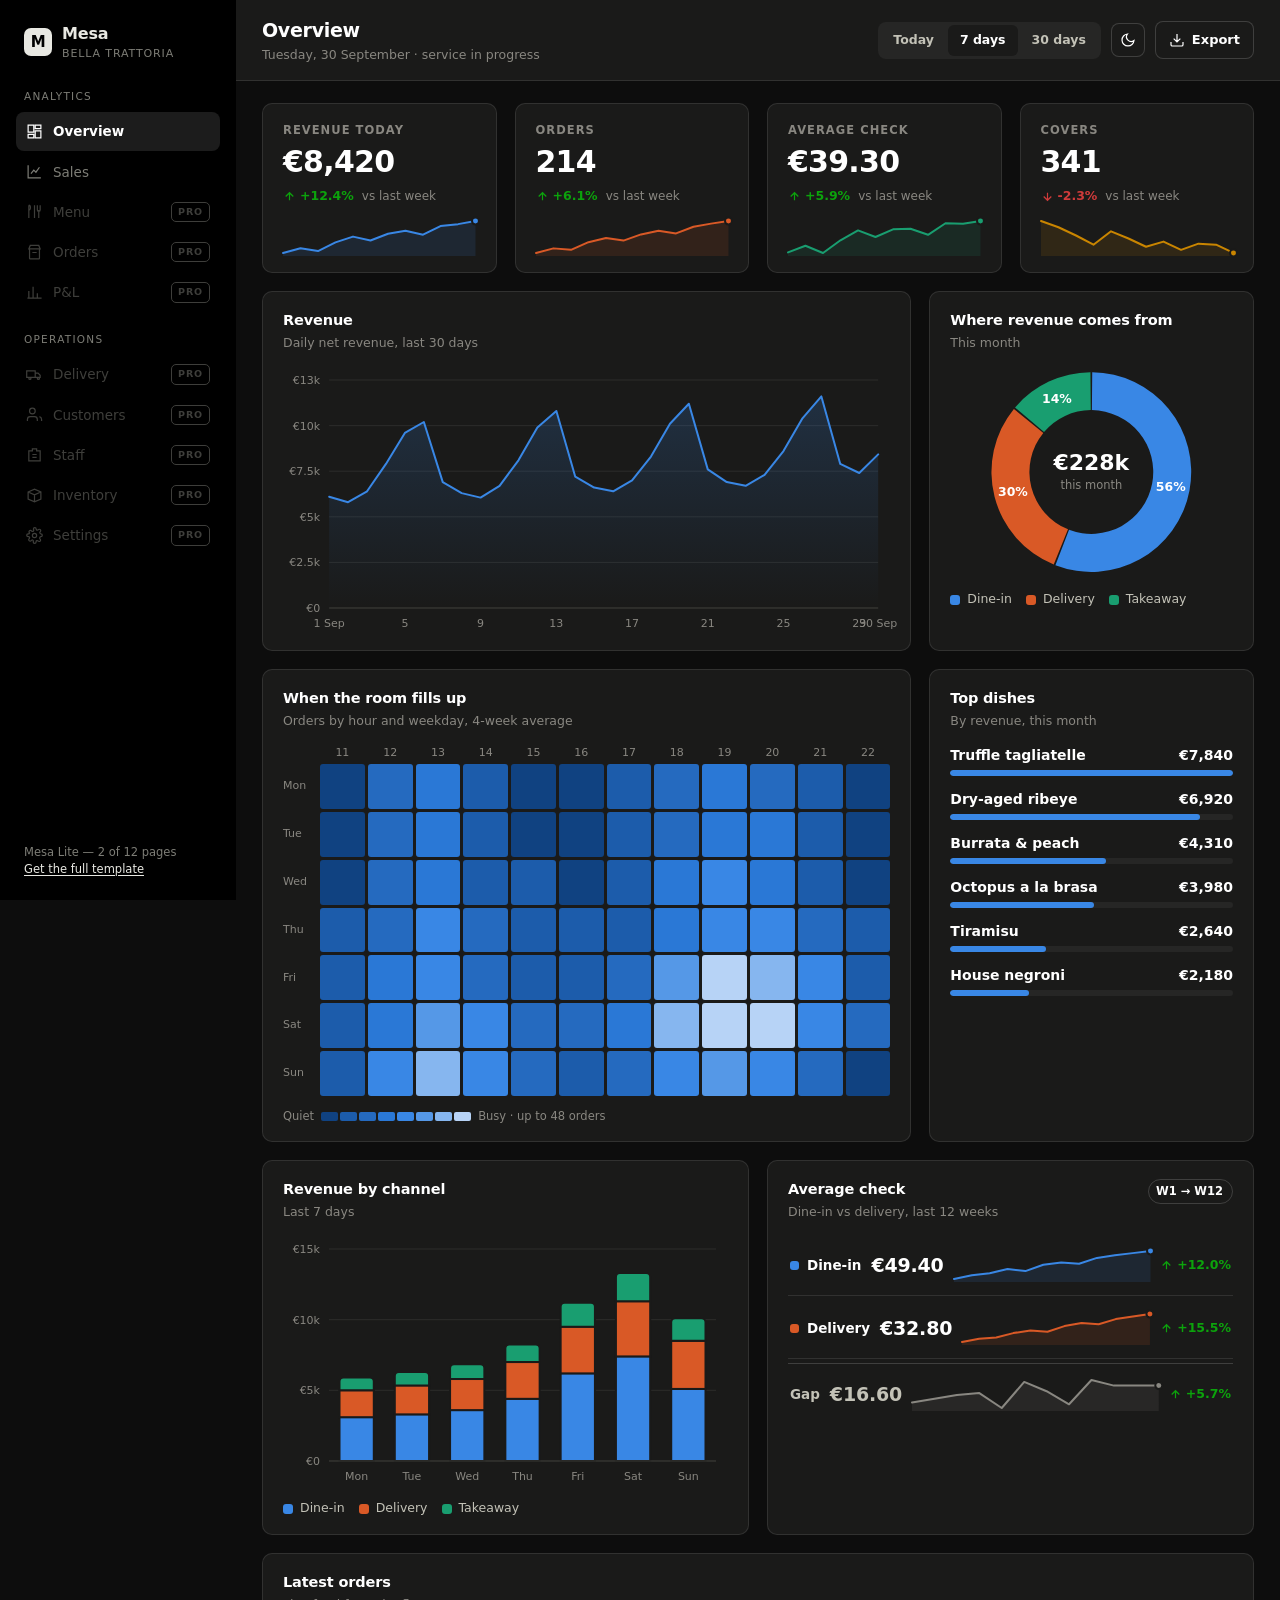
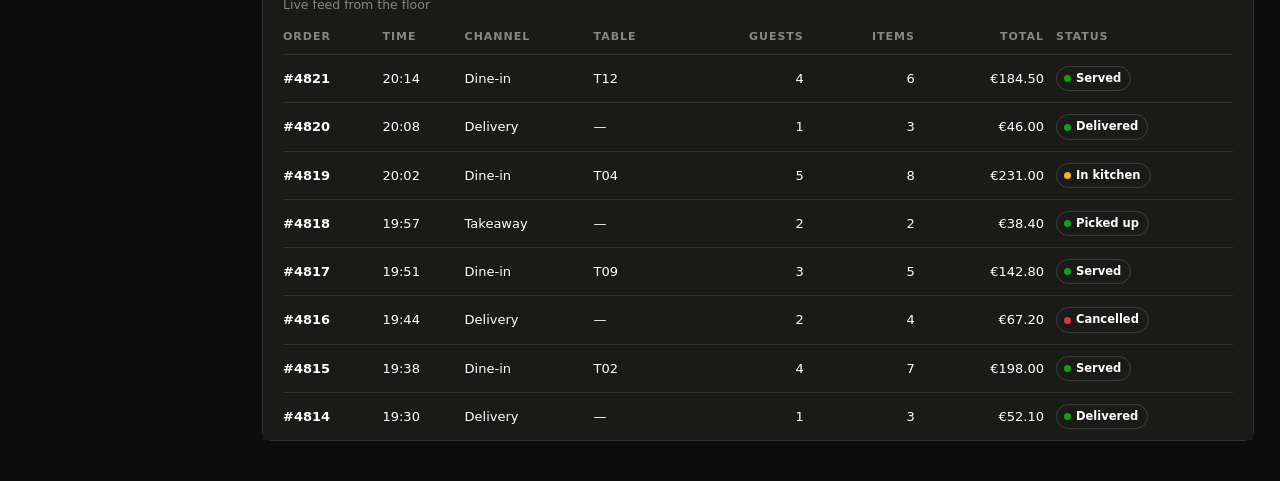
<file: index.html>
<!DOCTYPE html>
<html lang="en" data-theme="dark">
<head>
<meta charset="UTF-8">
<meta name="viewport" content="width=device-width, initial-scale=1">
<title>Overview — Mesa Restaurant Analytics</title>
<meta name="description" content="Mesa — a restaurant analytics dashboard template. Revenue, covers, average check, peak hours and menu performance in one screen.">
<link rel="icon" href="data:image/svg+xml,<svg xmlns='http://www.w3.org/2000/svg' viewBox='0 0 32 32'><rect width='32' height='32' rx='7' fill='%2314140f'/><text x='16' y='23' font-family='sans-serif' font-size='18' font-weight='700' fill='%23fff' text-anchor='middle'>M</text></svg>">
<link rel="stylesheet" href="css/style.css">
</head>
<body>

<div class="shell">

  <!-- ===================== sidebar ===================== -->
  <aside class="sidebar">
    <div class="brand">
      <div class="brand-mark">M</div>
      <div>
        <div class="brand-name">Mesa</div>
        <div class="brand-sub">Bella Trattoria</div>
      </div>
    </div>

    <div>
      <div class="nav-group">
        <div class="nav-label">Analytics</div>
        <nav class="nav">
          <a href="index.html" class="is-active"><svg viewBox="0 0 24 24"><path d="M3 13h8V3H3zM13 21h8V11h-8zM3 21h8v-5H3zM13 8h8V3h-8z"/></svg>Overview</a>
          <a href="sales.html"><svg viewBox="0 0 24 24"><path d="M3 3v18h18M7 15l4-5 3 3 5-7"/></svg>Sales</a>
          <a href="https://payhip.com/b/C8O71" class="is-locked" target="_blank" rel="noopener" title="In the full template"><svg viewBox="0 0 24 24"><path d="M4 3v18M4 3c3 0 3 7 0 7M12 3v18M16 3v7a2 2 0 0 0 4 0V3M18 10v11"/></svg>Menu<span class="nav-pro">Pro</span></a>
          <a href="https://payhip.com/b/C8O71" class="is-locked" target="_blank" rel="noopener" title="In the full template"><svg viewBox="0 0 24 24"><path d="M6 2h12l2 5H4zM5 7v13a1 1 0 0 0 1 1h12a1 1 0 0 0 1-1V7M9 12h6"/></svg>Orders<span class="nav-pro">Pro</span></a>
          <a href="https://payhip.com/b/C8O71" class="is-locked" target="_blank" rel="noopener" title="In the full template"><svg viewBox="0 0 24 24"><path d="M4 20V10M10 20V4M16 20v-7M22 20H2"/></svg>P&amp;L<span class="nav-pro">Pro</span></a>
        </nav>
      </div>
      <div class="nav-group">
        <div class="nav-label">Operations</div>
        <nav class="nav">
          <a href="https://payhip.com/b/C8O71" class="is-locked" target="_blank" rel="noopener" title="In the full template"><svg viewBox="0 0 24 24"><path d="M1 7h12v9H1zM13 10h4l3 3v3h-7zM5.5 19a1.5 1.5 0 1 0 0-3 1.5 1.5 0 0 0 0 3zM17.5 19a1.5 1.5 0 1 0 0-3 1.5 1.5 0 0 0 0 3z"/></svg>Delivery<span class="nav-pro">Pro</span></a>
          <a href="https://payhip.com/b/C8O71" class="is-locked" target="_blank" rel="noopener" title="In the full template"><svg viewBox="0 0 24 24"><path d="M16 21v-2a4 4 0 0 0-4-4H6a4 4 0 0 0-4 4v2M9 11a4 4 0 1 0 0-8 4 4 0 0 0 0 8zM22 21v-2a4 4 0 0 0-3-3.9"/></svg>Customers<span class="nav-pro">Pro</span></a>
          <a href="https://payhip.com/b/C8O71" class="is-locked" target="_blank" rel="noopener" title="In the full template"><svg viewBox="0 0 24 24"><path d="M20 7h-5V4H9v3H4v14h16zM9 12h6M9 16h6"/></svg>Staff<span class="nav-pro">Pro</span></a>
          <a href="https://payhip.com/b/C8O71" class="is-locked" target="_blank" rel="noopener" title="In the full template"><svg viewBox="0 0 24 24"><path d="M3 7l9-4 9 4v10l-9 4-9-4zM3 7l9 4 9-4M12 11v10"/></svg>Inventory<span class="nav-pro">Pro</span></a>
          <a href="https://payhip.com/b/C8O71" class="is-locked" target="_blank" rel="noopener" title="In the full template"><svg viewBox="0 0 24 24"><path d="M12 15a3 3 0 1 0 0-6 3 3 0 0 0 0 6zM19.4 15a1.6 1.6 0 0 0 .3 1.8l.1.1a2 2 0 1 1-2.8 2.8l-.1-.1a1.6 1.6 0 0 0-2.7 1.1V21a2 2 0 1 1-4 0v-.1A1.6 1.6 0 0 0 7.5 19l-.1.1a2 2 0 1 1-2.8-2.8l.1-.1A1.6 1.6 0 0 0 3 13.6a2 2 0 1 1 0-4 1.6 1.6 0 0 0 1.9-1.1l.1-.1a2 2 0 1 1 2.8-2.8l.1.1A1.6 1.6 0 0 0 10.4 3a2 2 0 1 1 4 0 1.6 1.6 0 0 0 2.7 1.1l.1-.1a2 2 0 1 1 2.8 2.8l-.1.1a1.6 1.6 0 0 0 1.1 2.7 2 2 0 1 1 0 4 1.6 1.6 0 0 0-1.6 1.4z"/></svg>Settings<span class="nav-pro">Pro</span></a>
        </nav>
      </div>
    </div>

    <div class="sidebar-foot">Mesa Lite — 2 of 12 pages<br><a href="https://payhip.com/b/C8O71" target="_blank" rel="noopener">Get the full template</a></div>
  </aside>

  <!-- ===================== main ===================== -->
  <div class="main">

    <header class="topbar">
      <button class="btn btn-icon burger" data-nav-toggle aria-label="Menu">
        <svg viewBox="0 0 24 24"><path d="M3 6h18M3 12h18M3 18h18"/></svg>
      </button>
      <div>
        <h1>Overview</h1>
        <div class="sub">Tuesday, 30 September · service in progress</div>
      </div>

      <div class="topbar-actions">
        <div class="filters">
          <div class="seg" role="group" aria-label="Date range">
            <button type="button" aria-pressed="false">Today</button>
            <button type="button" aria-pressed="true">7 days</button>
            <button type="button" aria-pressed="false">30 days</button>
          </div>
        </div>
        <button class="btn btn-icon" data-theme-toggle aria-label="Switch theme">
          <svg viewBox="0 0 24 24"><path d="M21 12.8A9 9 0 1 1 11.2 3a7 7 0 0 0 9.8 9.8z"/></svg>
        </button>
        <button class="btn" data-export>
          <svg viewBox="0 0 24 24"><path d="M21 15v4a2 2 0 0 1-2 2H5a2 2 0 0 1-2-2v-4M7 10l5 5 5-5M12 15V3"/></svg>
          <span class="btn-label">Export</span>
        </button>
      </div>
    </header>

    <main class="content">

      <!-- KPI tiles -->
      <section class="row row-4">
        <div class="card" id="kpi-revenue"></div>
        <div class="card" id="kpi-orders"></div>
        <div class="card" id="kpi-check"></div>
        <div class="card" id="kpi-covers"></div>
      </section>

      <!-- revenue + split -->
      <section class="row row-2-1">
        <div class="card">
          <div class="card-head">
            <div>
              <h2 class="card-title">Revenue</h2>
              <div class="card-sub">Daily net revenue, last 30 days</div>
            </div>
          </div>
          <div id="chart-revenue"></div>
        </div>

        <div class="card">
          <div class="card-head">
            <div>
              <h2 class="card-title">Where revenue comes from</h2>
              <div class="card-sub">This month</div>
            </div>
          </div>
          <div id="chart-split"></div>
          <div id="legend-split"></div>
        </div>
      </section>

      <!-- heatmap + top dishes -->
      <section class="row row-2-1">
        <div class="card">
          <div class="card-head">
            <div>
              <h2 class="card-title">When the room fills up</h2>
              <div class="card-sub">Orders by hour and weekday, 4-week average</div>
            </div>
          </div>
          <div id="chart-heat"></div>
        </div>

        <div class="card">
          <div class="card-head">
            <div>
              <h2 class="card-title">Top dishes</h2>
              <div class="card-sub">By revenue, this month</div>
            </div>
          </div>
          <div id="chart-dishes"></div>
        </div>
      </section>

      <!-- channels + average check -->
      <section class="row row-2">
        <div class="card">
          <div class="card-head">
            <div>
              <h2 class="card-title">Revenue by channel</h2>
              <div class="card-sub">Last 7 days</div>
            </div>
          </div>
          <div id="chart-channels"></div>
          <div id="legend-channels"></div>
        </div>

        <div class="card">
          <div class="card-head">
            <div>
              <h2 class="card-title">Average check</h2>
              <div class="card-sub">Dine-in vs delivery, last 12 weeks</div>
            </div>
            <div class="right" id="check-delta"></div>
          </div>
          <div id="chart-check"></div>
        </div>
      </section>

      <!-- orders -->
      <section class="card">
        <div class="card-head">
          <div>
            <h2 class="card-title">Latest orders</h2>
            <div class="card-sub">Live feed from the floor</div>
          </div>
        </div>
        <div class="table-wrap">
          <table>
            <thead>
              <tr>
                <th>Order</th><th>Time</th><th>Channel</th><th>Table</th>
                <th class="num">Guests</th><th class="num">Items</th><th class="num">Total</th><th>Status</th>
              </tr>
            </thead>
            <tbody id="orders-body"></tbody>
          </table>
        </div>
      </section>

    </main>
  </div>
</div>

<script src="js/data.js"></script>
<script src="js/charts.js"></script>
<script src="js/main.js"></script>
<script>
  const C = DATA.currency;

  UI.kpi('#kpi-revenue', { label: 'Revenue today',  value: UI.money(DATA.kpi.revenue.value),  delta: DATA.kpi.revenue.delta,  spark: DATA.kpi.revenue.spark,  color: '--s1' });
  UI.kpi('#kpi-orders',  { label: 'Orders',         value: DATA.kpi.orders.value,             delta: DATA.kpi.orders.delta,   spark: DATA.kpi.orders.spark,   color: '--s2' });
  UI.kpi('#kpi-check',   { label: 'Average check',  value: UI.money(DATA.kpi.avgCheck.value, 2), delta: DATA.kpi.avgCheck.delta, spark: DATA.kpi.avgCheck.spark, color: '--s3' });
  UI.kpi('#kpi-covers',  { label: 'Covers',         value: DATA.kpi.covers.value,             delta: DATA.kpi.covers.delta,   spark: DATA.kpi.covers.spark,   color: '--s4' });

  Mesa.line('#chart-revenue', {
    labels: DATA.revenue30.labels,
    series: [{ name: 'Revenue', color: '--s1', values: DATA.revenue30.values }],
    currency: C, height: 268
  });

  Mesa.donut('#chart-split', {
    items: DATA.channelSplit, height: 212, currency: C,
    centerLabel: Mesa.fmt(DATA.channelSplit.reduce((a, d) => a + d.value, 0), { currency: C, compact: true }),
    centerSub: 'this month'
  });
  UI.legend('#legend-split', DATA.channelSplit);

  UI.heatmap('#chart-heat', DATA.heat);

  Mesa.ranked('#chart-dishes', { items: DATA.topDishes, currency: C, color: '--s1' });

  Mesa.bars('#chart-channels', {
    labels: DATA.channels.labels, series: DATA.channels.series,
    stacked: true, currency: C, height: 252
  });
  UI.legend('#legend-channels', DATA.channels.series);

  // Two averages at different levels flatten each other on one pair of axes, so this
  // is small multiples instead: every row keeps its own scale and reads on its own.
  (() => {
    const [dine, del] = DATA.avgCheckTrend.series;
    const gap = dine.values.map((v, i) => +(v - del.values[i]).toFixed(2));
    UI.trendRows('#chart-check', {
      currency: C, decimals: 2,
      rows: [
        { name: dine.name, color: dine.color, values: dine.values },
        { name: del.name,  color: del.color,  values: del.values },
        { name: 'Gap', values: gap, derived: true }
      ]
    });
    document.querySelector('#check-delta').innerHTML =
      `<span class="pill">${DATA.avgCheckTrend.labels[0]} → ` +
      `${DATA.avgCheckTrend.labels[DATA.avgCheckTrend.labels.length - 1]}</span>`;
  })();

  UI.ordersTable('#orders-body', DATA.orders);

  // segmented date filter — demo only, swaps the headline range label
  document.querySelectorAll('.seg button').forEach(b => b.addEventListener('click', () => {
    b.parentElement.querySelectorAll('button').forEach(x => x.setAttribute('aria-pressed', 'false'));
    b.setAttribute('aria-pressed', 'true');
  }));
</script>
</body>
</html>
</file>
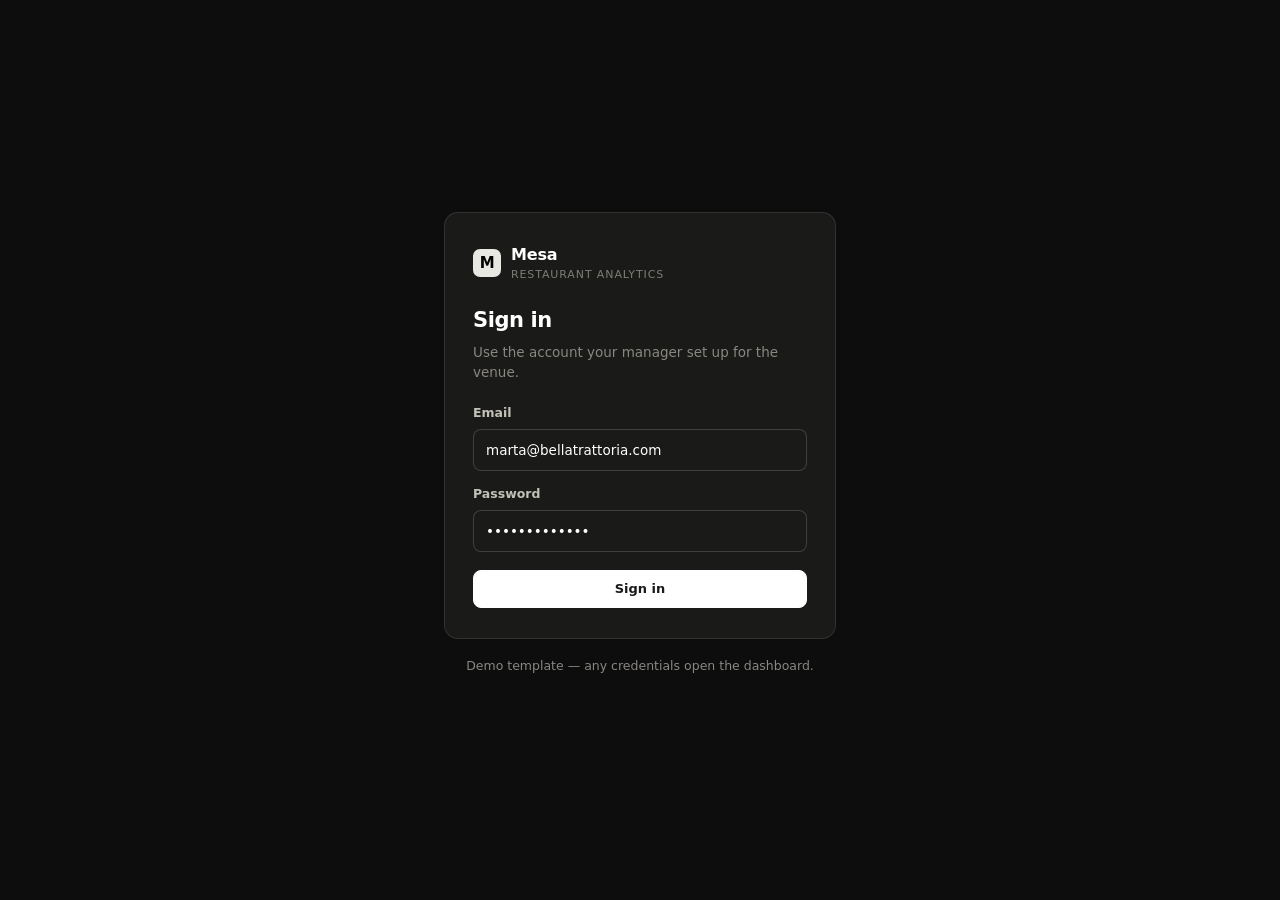
<file: login.html>
<!DOCTYPE html>
<html lang="en" data-theme="dark">
<head>
<meta charset="UTF-8">
<meta name="viewport" content="width=device-width, initial-scale=1">
<title>Sign in — Mesa Restaurant Analytics</title>
<meta name="description" content="Mesa sign-in screen.">
<link rel="icon" href="data:image/svg+xml,<svg xmlns='http://www.w3.org/2000/svg' viewBox='0 0 32 32'><rect width='32' height='32' rx='7' fill='%2314140f'/><text x='16' y='23' font-family='sans-serif' font-size='18' font-weight='700' fill='%23fff' text-anchor='middle'>M</text></svg>">
<link rel="stylesheet" href="css/style.css">
</head>
<body>

<div class="center-page">
  <div>
    <div class="center-card">
      <div class="brand">
        <div class="brand-mark">M</div>
        <div>
          <div class="brand-name">Mesa</div>
          <div class="brand-sub">Restaurant analytics</div>
        </div>
      </div>

      <h1>Sign in</h1>
      <p class="lead">Use the account your manager set up for the venue.</p>

      <form class="form" onsubmit="event.preventDefault(); location.href='index.html';">
        <label class="field"><span>Email</span>
          <input type="email" value="marta@bellatrattoria.com" autocomplete="username" required>
        </label>
        <label class="field"><span>Password</span>
          <input type="password" value="demo-password" autocomplete="current-password" required>
        </label>
        <button type="submit" class="btn btn-primary">Sign in</button>
      </form>
    </div>
    <p class="center-foot">Demo template — any credentials open the dashboard.</p>
  </div>
</div>

<script src="js/main.js"></script>
</body>
</html>
</file>
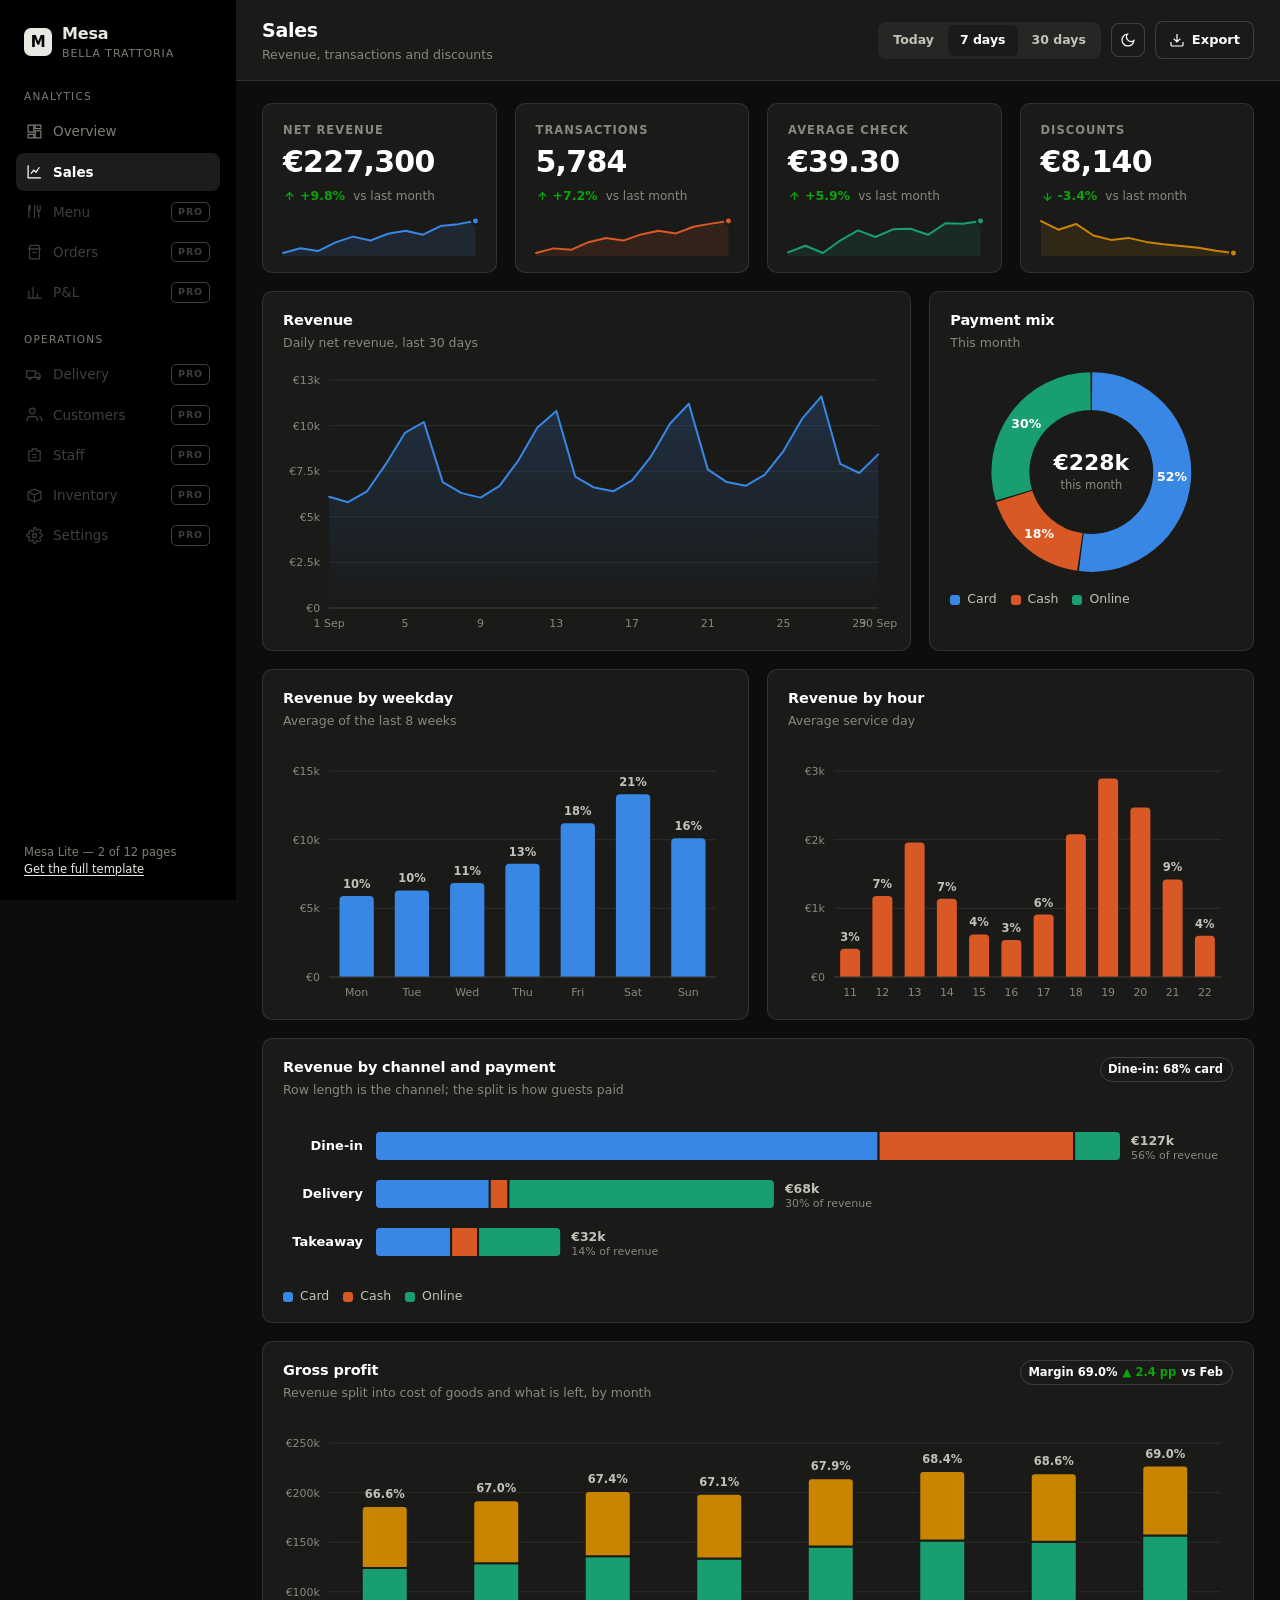
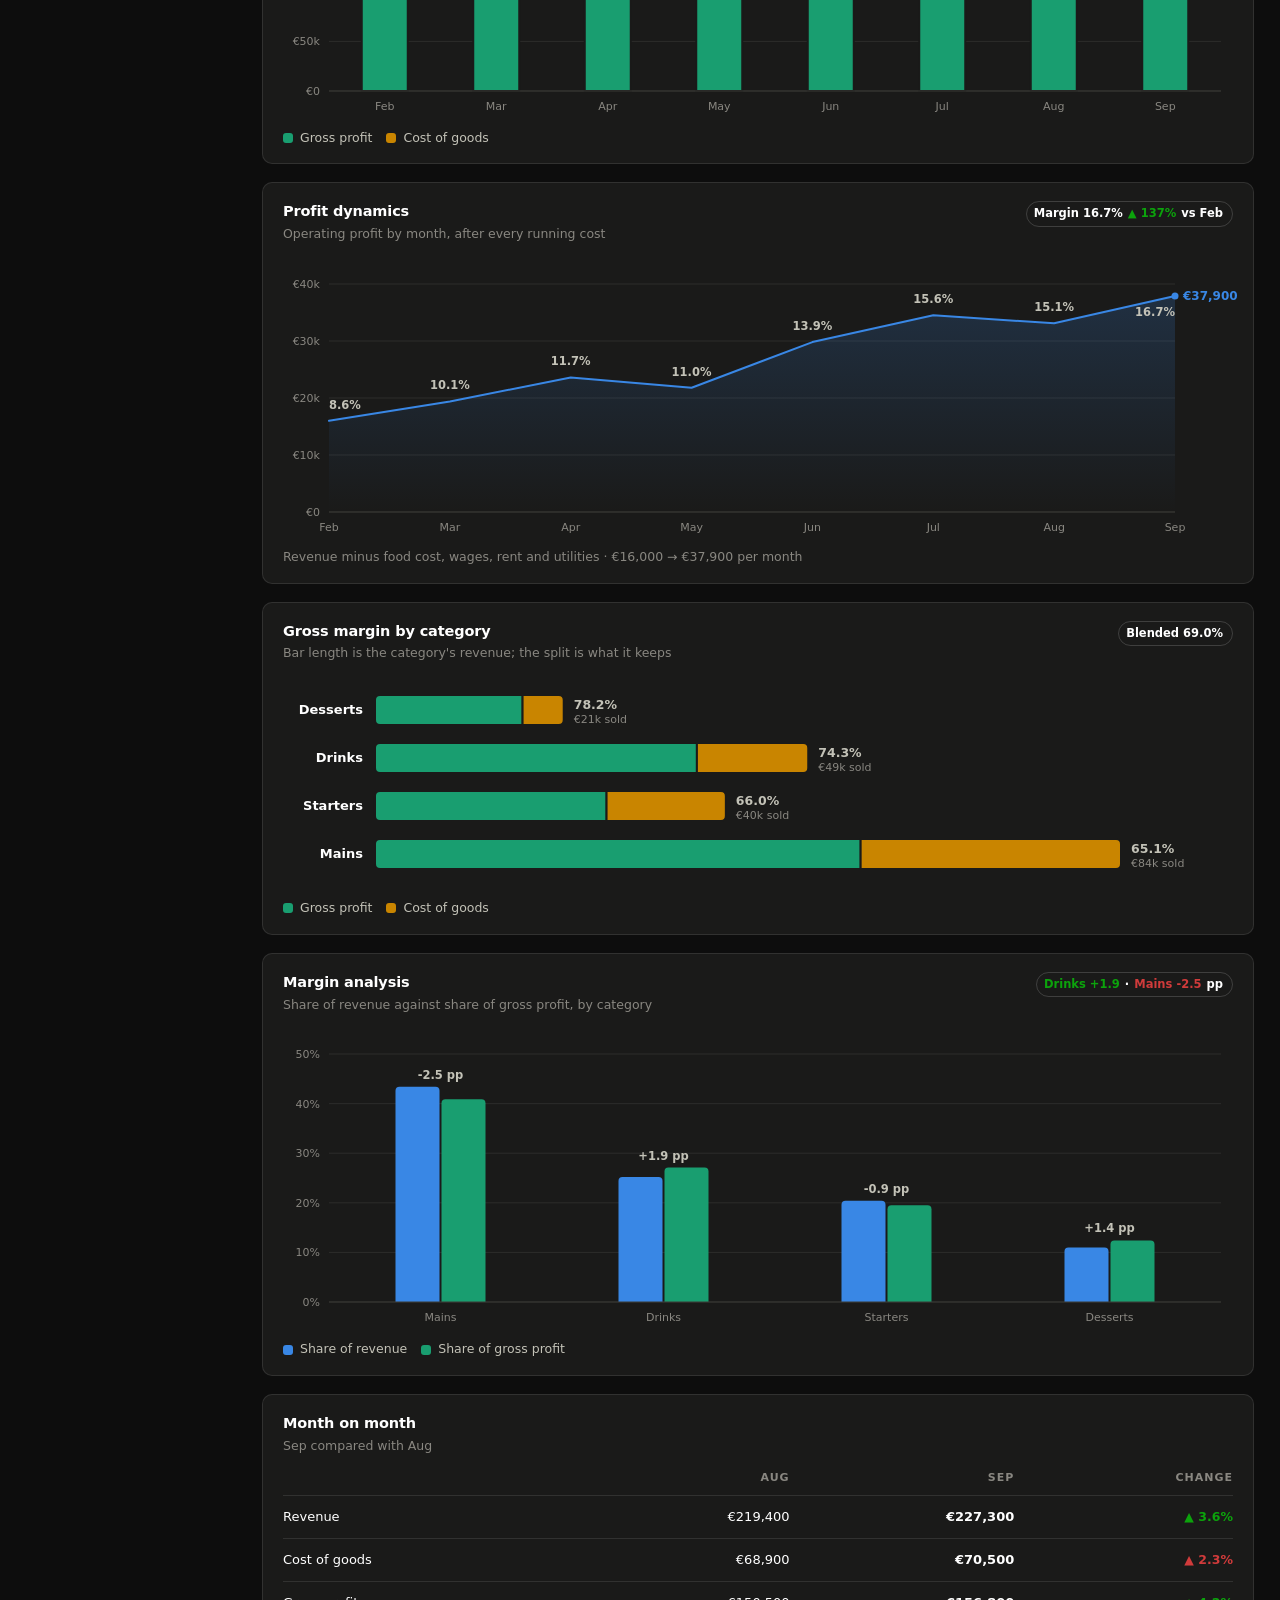
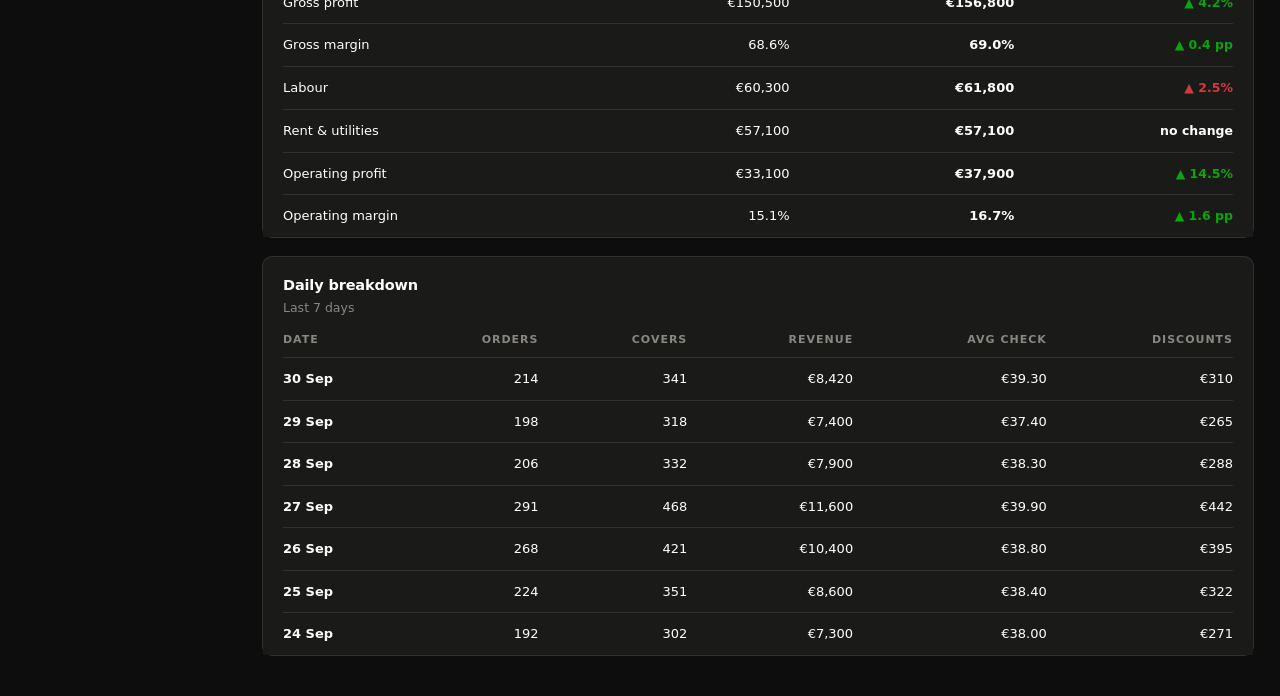
<file: sales.html>
<!DOCTYPE html>
<html lang="en" data-theme="dark">
<head>
<meta charset="UTF-8">
<meta name="viewport" content="width=device-width, initial-scale=1">
<title>Sales — Mesa Restaurant Analytics</title>
<meta name="description" content="Mesa sales dashboard — revenue by day, weekday and hour, payment mix and daily breakdown.">
<link rel="icon" href="data:image/svg+xml,<svg xmlns='http://www.w3.org/2000/svg' viewBox='0 0 32 32'><rect width='32' height='32' rx='7' fill='%2314140f'/><text x='16' y='23' font-family='sans-serif' font-size='18' font-weight='700' fill='%23fff' text-anchor='middle'>M</text></svg>">
<link rel="stylesheet" href="css/style.css">
</head>
<body>

<div class="shell">
  <aside class="sidebar">
    <div class="brand">
      <div class="brand-mark">M</div>
      <div>
        <div class="brand-name">Mesa</div>
        <div class="brand-sub">Bella Trattoria</div>
      </div>
    </div>
    <div>
      <div class="nav-group">
        <div class="nav-label">Analytics</div>
        <nav class="nav">
          <a href="index.html"><svg viewBox="0 0 24 24"><path d="M3 13h8V3H3zM13 21h8V11h-8zM3 21h8v-5H3zM13 8h8V3h-8z"/></svg>Overview</a>
          <a href="sales.html" class="is-active"><svg viewBox="0 0 24 24"><path d="M3 3v18h18M7 15l4-5 3 3 5-7"/></svg>Sales</a>
          <a href="https://payhip.com/b/C8O71" class="is-locked" target="_blank" rel="noopener" title="In the full template"><svg viewBox="0 0 24 24"><path d="M4 3v18M4 3c3 0 3 7 0 7M12 3v18M16 3v7a2 2 0 0 0 4 0V3M18 10v11"/></svg>Menu<span class="nav-pro">Pro</span></a>
          <a href="https://payhip.com/b/C8O71" class="is-locked" target="_blank" rel="noopener" title="In the full template"><svg viewBox="0 0 24 24"><path d="M6 2h12l2 5H4zM5 7v13a1 1 0 0 0 1 1h12a1 1 0 0 0 1-1V7M9 12h6"/></svg>Orders<span class="nav-pro">Pro</span></a>
          <a href="https://payhip.com/b/C8O71" class="is-locked" target="_blank" rel="noopener" title="In the full template"><svg viewBox="0 0 24 24"><path d="M4 20V10M10 20V4M16 20v-7M22 20H2"/></svg>P&amp;L<span class="nav-pro">Pro</span></a>
        </nav>
      </div>
      <div class="nav-group">
        <div class="nav-label">Operations</div>
        <nav class="nav">
          <a href="https://payhip.com/b/C8O71" class="is-locked" target="_blank" rel="noopener" title="In the full template"><svg viewBox="0 0 24 24"><path d="M1 7h12v9H1zM13 10h4l3 3v3h-7zM5.5 19a1.5 1.5 0 1 0 0-3 1.5 1.5 0 0 0 0 3zM17.5 19a1.5 1.5 0 1 0 0-3 1.5 1.5 0 0 0 0 3z"/></svg>Delivery<span class="nav-pro">Pro</span></a>
          <a href="https://payhip.com/b/C8O71" class="is-locked" target="_blank" rel="noopener" title="In the full template"><svg viewBox="0 0 24 24"><path d="M16 21v-2a4 4 0 0 0-4-4H6a4 4 0 0 0-4 4v2M9 11a4 4 0 1 0 0-8 4 4 0 0 0 0 8zM22 21v-2a4 4 0 0 0-3-3.9"/></svg>Customers<span class="nav-pro">Pro</span></a>
          <a href="https://payhip.com/b/C8O71" class="is-locked" target="_blank" rel="noopener" title="In the full template"><svg viewBox="0 0 24 24"><path d="M20 7h-5V4H9v3H4v14h16zM9 12h6M9 16h6"/></svg>Staff<span class="nav-pro">Pro</span></a>
          <a href="https://payhip.com/b/C8O71" class="is-locked" target="_blank" rel="noopener" title="In the full template"><svg viewBox="0 0 24 24"><path d="M3 7l9-4 9 4v10l-9 4-9-4zM3 7l9 4 9-4M12 11v10"/></svg>Inventory<span class="nav-pro">Pro</span></a>
          <a href="https://payhip.com/b/C8O71" class="is-locked" target="_blank" rel="noopener" title="In the full template"><svg viewBox="0 0 24 24"><path d="M12 15a3 3 0 1 0 0-6 3 3 0 0 0 0 6zM19.4 15a1.6 1.6 0 0 0 .3 1.8l.1.1a2 2 0 1 1-2.8 2.8l-.1-.1a1.6 1.6 0 0 0-2.7 1.1V21a2 2 0 1 1-4 0v-.1A1.6 1.6 0 0 0 7.5 19l-.1.1a2 2 0 1 1-2.8-2.8l.1-.1A1.6 1.6 0 0 0 3 13.6a2 2 0 1 1 0-4 1.6 1.6 0 0 0 1.9-1.1l.1-.1a2 2 0 1 1 2.8-2.8l.1.1A1.6 1.6 0 0 0 10.4 3a2 2 0 1 1 4 0 1.6 1.6 0 0 0 2.7 1.1l.1-.1a2 2 0 1 1 2.8 2.8l-.1.1a1.6 1.6 0 0 0 1.1 2.7 2 2 0 1 1 0 4 1.6 1.6 0 0 0-1.6 1.4z"/></svg>Settings<span class="nav-pro">Pro</span></a>
        </nav>
      </div>
    </div>
    <div class="sidebar-foot">Mesa Lite — 2 of 12 pages<br><a href="https://payhip.com/b/C8O71" target="_blank" rel="noopener">Get the full template</a></div>
  </aside>

  <div class="main">
    <header class="topbar">
      <button class="btn btn-icon burger" data-nav-toggle aria-label="Menu">
        <svg viewBox="0 0 24 24"><path d="M3 6h18M3 12h18M3 18h18"/></svg>
      </button>
      <div>
        <h1>Sales</h1>
        <div class="sub">Revenue, transactions and discounts</div>
      </div>
      <div class="topbar-actions">
        <div class="filters">
          <div class="seg" role="group" aria-label="Date range">
            <button type="button" aria-pressed="false">Today</button>
            <button type="button" aria-pressed="true">7 days</button>
            <button type="button" aria-pressed="false">30 days</button>
          </div>
        </div>
        <button class="btn btn-icon" data-theme-toggle aria-label="Switch theme">
          <svg viewBox="0 0 24 24"><path d="M21 12.8A9 9 0 1 1 11.2 3a7 7 0 0 0 9.8 9.8z"/></svg>
        </button>
        <button class="btn" data-export>
          <svg viewBox="0 0 24 24"><path d="M21 15v4a2 2 0 0 1-2 2H5a2 2 0 0 1-2-2v-4M7 10l5 5 5-5M12 15V3"/></svg>
          <span class="btn-label">Export</span>
        </button>
      </div>
    </header>

    <main class="content">
<section class="row row-4">
  <div class="card" id="kpi-net"></div>
  <div class="card" id="kpi-tx"></div>
  <div class="card" id="kpi-avg"></div>
  <div class="card" id="kpi-disc"></div>
</section>

<section class="row row-2-1">
  <div class="card">
  <div class="card-head"><div><h2 class="card-title">Revenue</h2><div class="card-sub">Daily net revenue, last 30 days</div></div></div>
  <div id="c-rev"></div>
</div>
  <div class="card">
  <div class="card-head"><div><h2 class="card-title">Payment mix</h2><div class="card-sub">This month</div></div></div>
  <div id="c-pay"></div><div id="l-pay"></div>
</div>
</section>

<section class="row row-2">
  <div class="card">
  <div class="card-head"><div><h2 class="card-title">Revenue by weekday</h2><div class="card-sub">Average of the last 8 weeks</div></div></div>
  <div id="c-wd"></div>
</div>
  <div class="card">
  <div class="card-head"><div><h2 class="card-title">Revenue by hour</h2><div class="card-sub">Average service day</div></div></div>
  <div id="c-hr"></div>
</div>
</section>

<section class="card">
  <div class="card-head">
    <div>
      <h2 class="card-title">Revenue by channel and payment</h2>
      <div class="card-sub">Row length is the channel; the split is how guests paid</div>
    </div>
    <div class="right" id="cp-pill"></div>
  </div>
  <div id="c-cp"></div>
  <div id="l-cp"></div>
</section>

<section class="card">
  <div class="card-head">
    <div>
      <h2 class="card-title">Gross profit</h2>
      <div class="card-sub">Revenue split into cost of goods and what is left, by month</div>
    </div>
    <div class="right" id="gp-pill"></div>
  </div>
  <div id="c-gp"></div>
  <div id="l-gp"></div>
</section>

<section class="card">
  <div class="card-head">
    <div>
      <h2 class="card-title">Profit dynamics</h2>
      <div class="card-sub">Operating profit by month, after every running cost</div>
    </div>
    <div class="right" id="pd-pill"></div>
  </div>
  <div id="c-pd"></div>
  <div id="l-pd"></div>
</section>

<section class="card">
  <div class="card-head">
    <div>
      <h2 class="card-title">Gross margin by category</h2>
      <div class="card-sub">Bar length is the category's revenue; the split is what it keeps</div>
    </div>
    <div class="right" id="cm-pill"></div>
  </div>
  <div id="c-cm"></div>
  <div id="l-cm"></div>
</section>

<section class="card">
  <div class="card-head">
    <div>
      <h2 class="card-title">Margin analysis</h2>
      <div class="card-sub">Share of revenue against share of gross profit, by category</div>
    </div>
    <div class="right" id="ma-pill"></div>
  </div>
  <div id="c-ma"></div>
  <div id="l-ma"></div>
</section>

<section class="card">
  <div class="card-head">
    <div>
      <h2 class="card-title">Month on month</h2>
      <div class="card-sub" id="mom-sub"></div>
    </div>
  </div>
  <div class="table-wrap">
    <table>
      <thead><tr>
        <th></th>
        <th class="num" id="mom-prev"></th>
        <th class="num" id="mom-last"></th>
        <th class="num">Change</th>
      </tr></thead>
      <tbody id="mom-body"></tbody>
    </table>
  </div>
</section>

<section class="card">
  <div class="card-head"><div><h2 class="card-title">Daily breakdown</h2><div class="card-sub">Last 7 days</div></div></div>
  <div class="table-wrap">
    <table>
      <thead><tr><th>Date</th><th class="num">Orders</th><th class="num">Covers</th><th class="num">Revenue</th><th class="num">Avg check</th><th class="num">Discounts</th></tr></thead>
      <tbody id="sales-body"></tbody>
    </table>
  </div>
</section>
    </main>
  </div>
</div>

<script src="js/data.js"></script>
<script src="js/charts.js"></script>
<script src="js/main.js"></script>
<script>
const C = DATA.currency;
UI.kpi('#kpi-net',  { label: 'Net revenue',  value: UI.money(227300), delta: +9.8, spark: DATA.kpi.revenue.spark, color: '--s1', note: 'vs last month' });
UI.kpi('#kpi-tx',   { label: 'Transactions', value: '5,784',          delta: +7.2, spark: DATA.kpi.orders.spark,  color: '--s2', note: 'vs last month' });
UI.kpi('#kpi-avg',  { label: 'Average check',value: UI.money(39.3, 2),delta: +5.9, spark: DATA.kpi.avgCheck.spark,color: '--s3', note: 'vs last month' });
UI.kpi('#kpi-disc', { label: 'Discounts',    value: UI.money(8140),   delta: -3.4, spark: [420,390,410,370,355,362,348,340,334,328,318,310], color: '--s4', invert: true, note: 'vs last month' });

Mesa.line('#c-rev', { labels: DATA.revenue30.labels, series: [{ name: 'Revenue', color: '--s1', values: DATA.revenue30.values }], currency: C, height: 268 });

Mesa.donut('#c-pay', { items: DATA.payments, height: 212, currency: C,
  centerLabel: Mesa.fmt(DATA.payments.reduce((a,d)=>a+d.value,0), { currency: C, compact: true }), centerSub: 'this month' });
UI.legend('#l-pay', DATA.payments);

Mesa.bars('#c-wd', { labels: DATA.byWeekday.labels, series: [{ name: 'Revenue', color: '--s1', values: DATA.byWeekday.values }], currency: C, height: 258, showPercent: true });
Mesa.bars('#c-hr', { labels: DATA.byHour.labels,   series: [{ name: 'Revenue', color: '--s2', values: DATA.byHour.values }],   currency: C, height: 258, showPercent: true });

/* Two dimensions at once: how much each channel brings, and how it gets paid.
   Two separate donuts would show the totals but never the combination — that
   delivery is paid online while the room still pays cash. */
(() => {
  const cp = DATA.channelPayments;
  const totals = cp.labels.map((_, i) => cp.series.reduce((a, s) => a + s.values[i], 0));
  const grand = totals.reduce((a, b) => a + b, 0);
  Mesa.barsH('#c-cp', {
    labels: cp.labels, series: cp.series, currency: C, rowH: 30, gap: 18,
    rowLabels: totals.map(v => Mesa.fmt(v, { currency: C, compact: true })),
    rowNote: totals.map(v => Math.round(v / grand * 100) + '% of revenue')
  });
  UI.legend('#l-cp', cp.series);
  /* the single most lopsided cell — the line an owner would actually act on */
  let best = { share: 0 };
  cp.labels.forEach((lab, i) => cp.series.forEach(s => {
    const share = s.values[i] / totals[i];
    if (share > best.share) best = { share, lab, pay: s.name };
  }));
  document.querySelector('#cp-pill').innerHTML =
    `<span class="pill">${best.lab}: ${Math.round(best.share * 100)}% ${best.pay.toLowerCase()}</span>`;
})();

/* Gross profit sits at the bottom of the stack so its trend reads against the
   baseline; the cost of goods rides on top and the bar total stays = revenue.
   The margin is printed over each bar — the number an owner actually watches. */
(() => {
  const g = DATA.grossProfit;
  const profit = g.revenue.map((r, i) => r - g.cost[i]);
  const margin = profit.map((p, i) => (p / g.revenue[i]) * 100);
  const series = [
    { name: 'Gross profit',  color: '--s3', values: profit },
    { name: 'Cost of goods', color: '--s4', values: g.cost }
  ];
  Mesa.bars('#c-gp', {
    labels: g.labels, series, stacked: true, currency: C, height: 300,
    topLabels: margin.map(m => m.toFixed(1) + '%')
  });
  UI.legend('#l-gp', series);
  const now = margin[margin.length - 1], was = margin[0], d = now - was;
  document.querySelector('#gp-pill').innerHTML =
    `<span class="pill">Margin ${now.toFixed(1)}% ` +
    `<b class="${d >= 0 ? 'up' : 'down'}">${d >= 0 ? '▲' : '▼'} ${Math.abs(d).toFixed(1)} pp</b> vs ${g.labels[0]}</span>`;
})();

/* The bars above show the split; this shows what finally stays in the business.
   One series, measured from zero — for a profit figure the zero line is the
   whole point, and a single scale keeps the climb honest and legible. */
(() => {
  const g = DATA.grossProfit;
  const op = g.revenue.map((r, i) => r - g.cost[i] - g.labour[i] - g.overhead[i]);
  const opMargin = op.map((p, i) => ((p / g.revenue[i]) * 100).toFixed(1) + '%');
  Mesa.line('#c-pd', {
    labels: g.labels, height: 280, currency: C, endLabels: true,
    pointLabels: opMargin,                 // what share of revenue each month kept
    series: [{ name: 'Operating profit', color: '--s1', values: op }]
  });
  const now = op[op.length - 1], was = op[0];
  const marginNow = (now / g.revenue[g.revenue.length - 1]) * 100;
  const growth = ((now - was) / was) * 100;
  document.querySelector('#pd-pill').innerHTML =
    `<span class="pill">Margin ${marginNow.toFixed(1)}% ` +
    `<b class="${growth >= 0 ? 'up' : 'down'}">${growth >= 0 ? '▲' : '▼'} ` +
    `${Math.abs(growth).toFixed(0)}%</b> vs ${g.labels[0]}</span>`;
  document.querySelector('#l-pd').innerHTML =
    `<div class="card-sub" style="margin-top:10px">Revenue minus food cost, wages, rent and utilities · ` +
    `${Mesa.fmt(was, { currency: C })} → ${Mesa.fmt(now, { currency: C })} per month</div>`;
})();

/* Gross margin by category. A margin on its own hides the size of the category —
   desserts keep the biggest share of every euro but bring in the fewest euros.
   Bar length carries the revenue, the split carries the margin, so both read at once. */
(() => {
  const cats = [...DATA.menuCategories].sort((a, b) => b.margin - a.margin);
  const profit = cats.map(c => Math.round(c.value * c.margin / 100));
  const cost = cats.map((c, i) => c.value - profit[i]);
  const series = [
    { name: 'Gross profit',  color: '--s3', values: profit },
    { name: 'Cost of goods', color: '--s4', values: cost }
  ];
  Mesa.barsH('#c-cm', {
    labels: cats.map(c => c.name), series, currency: C, rowH: 30, gap: 18,
    rowLabels: cats.map(c => c.margin.toFixed(1) + '%'),
    rowNote: cats.map(c => Mesa.fmt(c.value, { currency: C, compact: true }) + ' sold')
  });
  UI.legend('#l-cm', series);
  const totalRev = cats.reduce((a, c) => a + c.value, 0);
  const totalProfit = profit.reduce((a, v) => a + v, 0);
  document.querySelector('#cm-pill').innerHTML =
    `<span class="pill">Blended ${((totalProfit / totalRev) * 100).toFixed(1)}%</span>`;
})();

/* Margin analysis. A category can be large and still a poor earner, so the two
   shares are put side by side: how much of the revenue it brings against how much
   of the profit it leaves. The gap above each pair is the whole point. */
(() => {
  const cats = [...DATA.menuCategories].sort((a, b) => b.value - a.value);
  const rev = cats.map(c => c.value);
  const prof = cats.map(c => c.value * c.margin / 100);
  const sum = a => a.reduce((x, y) => x + y, 0);
  const revShare = rev.map(v => +((v / sum(rev)) * 100).toFixed(1));
  const profShare = prof.map(v => +((v / sum(prof)) * 100).toFixed(1));
  const gap = revShare.map((v, i) => +(profShare[i] - v).toFixed(1));
  const series = [
    { name: 'Share of revenue',      color: '--s1', values: revShare },
    { name: 'Share of gross profit', color: '--s3', values: profShare }
  ];
  Mesa.bars('#c-ma', {
    labels: cats.map(c => c.name), series, height: 300, suffix: '%', compact: false,
    topLabels: gap.map(g => (g > 0 ? '+' : '') + g.toFixed(1) + ' pp')
  });
  UI.legend('#l-ma', series);
  const best = gap.indexOf(Math.max(...gap)), worst = gap.indexOf(Math.min(...gap));
  document.querySelector('#ma-pill').innerHTML =
    `<span class="pill"><b class="up">${cats[best].name} +${gap[best].toFixed(1)}</b> · ` +
    `<b class="down">${cats[worst].name} ${gap[worst].toFixed(1)}</b> pp</span>`;
})();

/* Month on month. Growth is not automatically good: on a cost line a rise is bad,
   so those rows carry invert:true and the arrow colour flips with them. */
(() => {
  const g = DATA.grossProfit;
  const n = g.labels.length - 1, p = n - 1;
  const at = i => {
    const rev = g.revenue[i], cost = g.cost[i], lab = g.labour[i], ovh = g.overhead[i];
    const gross = rev - cost, op = gross - lab - ovh;
    return { rev, cost, lab, ovh, gross, op, gm: (gross / rev) * 100, om: (op / rev) * 100 };
  };
  const A = at(p), B = at(n);
  const money = v => UI.money(Math.round(v));
  const pct = v => v.toFixed(1) + '%';

  const rows = [
    { k: 'Revenue',          a: A.rev,   b: B.rev,   f: money },
    { k: 'Cost of goods',    a: A.cost,  b: B.cost,  f: money, invert: true },
    { k: 'Gross profit',     a: A.gross, b: B.gross, f: money },
    { k: 'Gross margin',     a: A.gm,    b: B.gm,    f: pct, pp: true },
    { k: 'Labour',           a: A.lab,   b: B.lab,   f: money, invert: true },
    { k: 'Rent & utilities', a: A.ovh,   b: B.ovh,   f: money, invert: true },
    { k: 'Operating profit', a: A.op,    b: B.op,    f: money },
    { k: 'Operating margin', a: A.om,    b: B.om,    f: pct, pp: true }
  ];

  document.querySelector('#mom-sub').textContent = `${g.labels[n]} compared with ${g.labels[p]}`;
  document.querySelector('#mom-prev').textContent = g.labels[p];
  document.querySelector('#mom-last').textContent = g.labels[n];

  document.querySelector('#mom-body').innerHTML = rows.map(r => {
    const diff = r.pp ? r.b - r.a : ((r.b - r.a) / r.a) * 100;
    const flat = Math.abs(diff) < 0.05;
    const good = r.invert ? diff < 0 : diff > 0;
    const cls = flat ? '' : (good ? 'up' : 'down');
    const arrow = flat ? '' : (diff > 0 ? '▲ ' : '▼ ');
    const txt = flat ? 'no change'
      : arrow + Math.abs(diff).toFixed(1) + (r.pp ? ' pp' : '%');
    return `<tr>
        <td class="key-cell">${r.k}</td>
        <td class="num">${r.f(r.a)}</td>
        <td class="num"><strong>${r.f(r.b)}</strong></td>
        <td class="num"><span class="delta ${cls}">${txt}</span></td>
      </tr>`;
  }).join('');
})();

document.querySelector('#sales-body').innerHTML = DATA.salesDays.map(d => `
  <tr><td><strong>${d.date}</strong></td><td class="num">${d.orders}</td><td class="num">${d.covers}</td>
  <td class="num">${UI.money(d.revenue)}</td><td class="num">${UI.money(d.avg,2)}</td><td class="num">${UI.money(d.discount)}</td></tr>`).join('');
document.querySelectorAll('.seg button').forEach(b => b.addEventListener('click', () => {
  b.parentElement.querySelectorAll('button').forEach(x => x.setAttribute('aria-pressed', 'false'));
  b.setAttribute('aria-pressed', 'true');
}));
</script>
</body>
</html>
</file>
<file: css/style.css>
/* ==========================================================================
   Mesa — Restaurant Analytics Dashboard Template
   Design tokens. Change the values here and the whole dashboard follows.
   ========================================================================== */

:root {
  color-scheme: light;

  /* --- surfaces & ink --- */
  --surface:        #fcfcfb;   /* cards, chart surface */
  --plane:          #f4f4f1;   /* page background */
  --sidebar:        #14140f;
  --sidebar-ink:    #e8e8e2;
  --sidebar-muted:  #8d8d84;

  --ink:            #0b0b0b;   /* primary text */
  --ink-2:          #52514e;   /* secondary text */
  --muted:          #898781;   /* axis labels, captions */
  --grid:           #e1e0d9;   /* hairline gridlines */
  --axis:           #c3c2b7;   /* baseline */
  --line:           rgba(11, 11, 11, .10);
  --line-2:         rgba(11, 11, 11, .16);
  --wash:           rgba(11, 11, 11, .04);

  /* --- categorical series (validated: adjacent CVD ΔE ≥ 8) --- */
  --s1: #2a78d6;  /* blue    */
  --s2: #eb6834;  /* orange  */
  --s3: #1baf7a;  /* aqua    */
  --s4: #eda100;  /* yellow  */
  --s5: #e87ba4;  /* magenta */
  --s6: #008300;  /* green   */
  --s7: #4a3aa7;  /* violet  */
  --s8: #e34948;  /* red     */

  /* --- sequential (single hue, light → dark) --- */
  --q1: #cde2fb; --q2: #b7d3f6; --q3: #9ec5f4; --q4: #86b6ef;
  --q5: #5598e7; --q6: #2a78d6; --q7: #1c5cab; --q8: #104281;

  /* --- status: always paired with an icon + label, never colour alone --- */
  --good:     #0ca30c;
  --warning:  #fab219;
  --serious:  #ec835a;
  --critical: #d03b3b;
  --good-ink: #006300;

  /* --- type --- */
  --sans: system-ui, -apple-system, "Segoe UI", Roboto, sans-serif;

  --radius: 10px;
  --shadow: 0 1px 2px rgba(11, 11, 11, .04), 0 6px 20px rgba(11, 11, 11, .04);
}

@media (prefers-color-scheme: dark) {
  :root:not([data-theme="light"]) {
    color-scheme: dark;
    --surface:        #1a1a19;
    --plane:          #0d0d0d;
    --sidebar:        #000000;
    --sidebar-ink:    #e8e8e2;
    --sidebar-muted:  #7d7d76;

    --ink:            #ffffff;
    --ink-2:          #c3c2b7;
    --muted:          #898781;
    --grid:           #2c2c2a;
    --axis:           #383835;
    --line:           rgba(255, 255, 255, .10);
    --line-2:         rgba(255, 255, 255, .16);
    --wash:           rgba(255, 255, 255, .05);

    --s1: #3987e5; --s2: #d95926; --s3: #199e70; --s4: #c98500;
    --s5: #d55181; --s6: #008300; --s7: #9085e9; --s8: #e66767;

    --q1: #104281; --q2: #1c5cab; --q3: #256abf; --q4: #2a78d6;
    --q5: #3987e5; --q6: #5598e7; --q7: #86b6ef; --q8: #b7d3f6;

    --good-ink: #0ca30c;
    --shadow: none;
  }
}

:root[data-theme="dark"] {
  color-scheme: dark;
  --surface:        #1a1a19;
  --plane:          #0d0d0d;
  --sidebar:        #000000;
  --sidebar-ink:    #e8e8e2;
  --sidebar-muted:  #7d7d76;

  --ink:            #ffffff;
  --ink-2:          #c3c2b7;
  --muted:          #898781;
  --grid:           #2c2c2a;
  --axis:           #383835;
  --line:           rgba(255, 255, 255, .10);
  --line-2:         rgba(255, 255, 255, .16);
  --wash:           rgba(255, 255, 255, .05);

  --s1: #3987e5; --s2: #d95926; --s3: #199e70; --s4: #c98500;
  --s5: #d55181; --s6: #008300; --s7: #9085e9; --s8: #e66767;

  --q1: #104281; --q2: #1c5cab; --q3: #256abf; --q4: #2a78d6;
  --q5: #3987e5; --q6: #5598e7; --q7: #86b6ef; --q8: #b7d3f6;

  --good-ink: #0ca30c;
  --shadow: none;
}

/* ==========================================================================
   Base
   ========================================================================== */

* { box-sizing: border-box; }

body {
  margin: 0;
  background: var(--plane);
  color: var(--ink);
  font-family: var(--sans);
  font-size: 14px;
  line-height: 1.5;
  -webkit-font-smoothing: antialiased;
}

a { color: inherit; text-decoration: none; }
button { font: inherit; color: inherit; }

:focus-visible {
  outline: 2px solid var(--s1);
  outline-offset: 2px;
  border-radius: 4px;
}

/* ==========================================================================
   Shell: sidebar + main
   ========================================================================== */

.shell { display: grid; grid-template-columns: 236px 1fr; min-height: 100vh; }

.sidebar {
  background: var(--sidebar);
  color: var(--sidebar-ink);
  padding: 22px 16px;
  display: flex;
  flex-direction: column;
  gap: 26px;
  position: sticky;
  top: 0;
  height: 100vh;
  overflow-y: auto;
}

.brand { display: flex; align-items: center; gap: 10px; padding: 0 8px; }
.brand-mark {
  width: 28px; height: 28px; border-radius: 7px; flex: none;
  background: var(--sidebar-ink); color: var(--sidebar);
  display: grid; place-items: center;
  font-weight: 700; font-size: 15px; letter-spacing: -.02em;
}
.brand-name { font-weight: 650; font-size: 16px; letter-spacing: -.01em; }
.brand-sub { font-size: 11px; color: var(--sidebar-muted); letter-spacing: .08em; text-transform: uppercase; }

.nav-group + .nav-group { margin-top: 20px; }
.nav-label {
  font-size: 10.5px; letter-spacing: .12em; text-transform: uppercase;
  color: var(--sidebar-muted); padding: 0 8px; margin-bottom: 8px;
}
.nav { display: flex; flex-direction: column; gap: 2px; }
.nav a {
  display: flex; align-items: center; gap: 10px;
  padding: 9px 10px; border-radius: 8px;
  color: var(--sidebar-muted); font-size: 13.5px; font-weight: 500;
  transition: background .15s, color .15s;
}
.nav a:hover { background: rgba(255, 255, 255, .06); color: var(--sidebar-ink); }
.nav a.is-active { background: rgba(255, 255, 255, .11); color: #fff; font-weight: 600; }
.nav svg { width: 17px; height: 17px; flex: none; stroke: currentColor; fill: none; stroke-width: 1.7; }

/* Pages that live in the full template. They stay in the nav so the free
   version still shows the whole shape of the product — dimmed, badged, and
   pointing at where to get them rather than at a 404. */
.nav a.is-locked { opacity: .5; }
.nav a.is-locked:hover { opacity: 1; }
.nav-pro {
  margin-left: auto; font-size: 9.5px; font-weight: 700;
  letter-spacing: .09em; text-transform: uppercase;
  padding: 2px 6px; border-radius: 5px;
  border: 1px solid currentColor; line-height: 1.5;
}

.sidebar-foot { margin-top: auto; font-size: 11.5px; color: var(--sidebar-muted); padding: 0 8px; }
.sidebar-foot a { color: var(--sidebar-ink); text-decoration: underline; text-underline-offset: 2px; }

/* ==========================================================================
   Topbar
   ========================================================================== */

.main { min-width: 0; display: flex; flex-direction: column; }

.topbar {
  display: flex; align-items: center; gap: 16px;
  padding: 16px 26px;
  border-bottom: 1px solid var(--line);
  background: var(--surface);
  position: sticky; top: 0; z-index: 20;
}
.topbar h1 { font-size: 19px; font-weight: 650; letter-spacing: -.015em; margin: 0; }
.topbar .sub { font-size: 12.5px; color: var(--muted); margin-top: 1px; }
.topbar-actions { margin-left: auto; display: flex; align-items: center; gap: 10px; }

/* .btn sets display later in this file, so the hide has to match its weight —
   plain `.burger` loses the cascade and the button shows up on desktop */
.btn.burger { display: none; }

/* filter row — one row above the charts */
.filters { display: flex; gap: 8px; align-items: center; flex-wrap: wrap; }

.seg { display: flex; background: var(--wash); border-radius: 8px; padding: 3px; gap: 2px; }
.seg button {
  border: 0; background: transparent; cursor: pointer;
  padding: 6px 12px; border-radius: 6px;
  font-size: 12.5px; font-weight: 550; color: var(--ink-2);
  transition: background .15s, color .15s;
}
.seg button:hover { color: var(--ink); }
.seg button[aria-pressed="true"] { background: var(--surface); color: var(--ink); box-shadow: var(--shadow); }

/* compact variant for card headers */
.seg-sm { padding: 2px; }
.seg-sm button { padding: 4px 10px; font-size: 12px; }

.btn {
  display: inline-flex; align-items: center; gap: 7px;
  border: 1px solid var(--line-2); background: var(--surface); color: var(--ink);
  padding: 8px 13px; border-radius: 8px; cursor: pointer;
  font-size: 13px; font-weight: 550;
  transition: background .15s, border-color .15s;
}
.btn:hover { background: var(--wash); }
.btn svg { width: 16px; height: 16px; stroke: currentColor; fill: none; stroke-width: 1.8; }
.btn-icon { padding: 8px; }

/* ==========================================================================
   Content grid
   ========================================================================== */

.content { padding: 22px 26px 40px; display: flex; flex-direction: column; gap: 18px; }

.row { display: grid; gap: 18px; }
.row-4 { grid-template-columns: repeat(4, 1fr); }
.row-3 { grid-template-columns: repeat(3, 1fr); }
.row-2 { grid-template-columns: repeat(2, 1fr); }
.row-2-1 { grid-template-columns: 2fr 1fr; }
.row-1-2 { grid-template-columns: 1fr 2fr; }

.card {
  background: var(--surface);
  border: 1px solid var(--line);
  border-radius: var(--radius);
  padding: 18px 20px 16px;
  box-shadow: var(--shadow);
  min-width: 0;
}
.card-head { display: flex; align-items: flex-start; gap: 12px; margin-bottom: 14px; }
.card-title { font-size: 14.5px; font-weight: 650; letter-spacing: -.01em; margin: 0; }
.card-sub { font-size: 12.5px; color: var(--muted); margin-top: 2px; }
.card-head .right { margin-left: auto; }

/* ==========================================================================
   Stat tiles
   ========================================================================== */

.stat .k {
  font-size: 11.5px; letter-spacing: .09em; text-transform: uppercase;
  color: var(--muted); font-weight: 600;
}
.stat .v {
  font-size: 30px; font-weight: 680; letter-spacing: -.025em;
  margin-top: 6px; line-height: 1.05;
}
.stat .foot { display: flex; align-items: center; gap: 8px; margin-top: 10px; }

.delta { display: inline-flex; align-items: center; gap: 4px; font-size: 12.5px; font-weight: 600; }
.delta svg { width: 13px; height: 13px; stroke: currentColor; fill: none; stroke-width: 2.2; }
.delta.up { color: var(--good-ink); }
.delta.down { color: var(--critical); }
.delta-note { font-size: 12px; color: var(--muted); }

.spark { margin-top: 12px; height: 38px; }

/* ==========================================================================
   Charts
   ========================================================================== */

.chart { width: 100%; display: block; overflow: visible; }
.chart text { font-family: var(--sans); }
.chart .grid-line { stroke: var(--grid); stroke-width: 1; }
.chart .axis-line { stroke: var(--axis); stroke-width: 1; }
.chart .tick { fill: var(--muted); font-size: 11px; font-variant-numeric: tabular-nums; }
.chart .tick-y { text-anchor: end; }
.chart .tick-x { text-anchor: middle; }
.chart .series-line { fill: none; stroke-width: 2; stroke-linecap: round; stroke-linejoin: round; }
.chart .bar { rx: 4; }
.chart .bar-seg { stroke: var(--surface); stroke-width: 2; }
.chart .dot { stroke: var(--surface); stroke-width: 2; }
.chart .crosshair { stroke: var(--axis); stroke-width: 1; stroke-dasharray: 3 3; }
/* the thread that carries the running total from one waterfall bar to the next */
.chart .wf-link { stroke: var(--axis); stroke-width: 1; stroke-dasharray: 2 3; }
/* "today" on a timeline — the one line everything else is read against */
.chart .tl-now { stroke: var(--ink-2); stroke-width: 1.5; stroke-dasharray: 4 3; }
.chart .hit { fill: transparent; cursor: crosshair; }
.chart .value-label { fill: var(--ink-2); font-size: 11.5px; font-weight: 600; font-variant-numeric: tabular-nums; }
/* latest value printed at the end of a line — carries the series colour on purpose,
   so the number and its line are tied together without a legend lookup */
.chart .end-label { font-size: 12px; font-weight: 700; font-variant-numeric: tabular-nums; }

.legend { display: flex; flex-wrap: wrap; gap: 14px; margin-top: 12px; }
.legend-item { display: inline-flex; align-items: center; gap: 7px; font-size: 12.5px; color: var(--ink-2); }
.legend-swatch { width: 10px; height: 10px; border-radius: 3px; flex: none; }

/* tooltip */
.tip {
  position: fixed; z-index: 90; pointer-events: none;
  background: var(--surface); color: var(--ink);
  border: 1px solid var(--line-2); border-radius: 8px;
  padding: 9px 11px; font-size: 12.5px; line-height: 1.45;
  box-shadow: 0 2px 6px rgba(0, 0, 0, .10), 0 10px 28px rgba(0, 0, 0, .14);
  opacity: 0; transform: translateY(3px); transition: opacity .12s, transform .12s;
  min-width: 128px;
}
.tip.on { opacity: 1; transform: none; }
.tip .t-head { font-weight: 650; margin-bottom: 5px; }
.tip .t-row { display: flex; align-items: center; gap: 7px; }
.tip .t-row + .t-row { margin-top: 3px; }
.tip .t-sw { width: 9px; height: 9px; border-radius: 2px; flex: none; }
.tip .t-name { color: var(--ink-2); }
.tip .t-val { margin-left: auto; font-weight: 650; font-variant-numeric: tabular-nums; }

/* heatmap */
.heat-grid { display: grid; grid-template-columns: 34px repeat(12, 1fr); gap: 3px; align-items: center; }
.heat-cell { aspect-ratio: 1 / 1; border-radius: 3px; cursor: pointer; transition: outline-color .12s; outline: 2px solid transparent; }
.heat-cell:hover { outline-color: var(--ink); }
.heat-lab { font-size: 11px; color: var(--muted); font-variant-numeric: tabular-nums; }
.heat-scale { display: flex; align-items: center; gap: 7px; margin-top: 12px; font-size: 11.5px; color: var(--muted); }
.heat-scale .steps { display: flex; gap: 2px; }
.heat-scale .steps i { width: 17px; height: 9px; border-radius: 2px; display: block; }

/* ==========================================================================
   Table
   ========================================================================== */

/* A wide table scrolls inside its card. The two shadows below appear only when
   there is something left to scroll to and fade out at the ends — pure CSS:
   the covers scroll with the content ("local"), the shadows stay put. */
.table-wrap {
  overflow-x: auto;
  margin: 0 -20px -16px;
  padding: 0 20px;
  background:
    linear-gradient(to right, var(--surface) 60%, transparent) left center / 28px 100% no-repeat local,
    linear-gradient(to left,  var(--surface) 60%, transparent) right center / 28px 100% no-repeat local,
    radial-gradient(farthest-side at 0 50%, var(--line-2), transparent) left center / 12px 100% no-repeat scroll,
    radial-gradient(farthest-side at 100% 50%, var(--line-2), transparent) right center / 12px 100% no-repeat scroll;
}
table { width: 100%; border-collapse: collapse; font-size: 13px; }
thead th {
  text-align: left; font-size: 11px; letter-spacing: .09em; text-transform: uppercase;
  color: var(--muted); font-weight: 650; padding: 0 12px 9px 0; white-space: nowrap;
}
tbody td { padding: 11px 12px 11px 0; border-top: 1px solid var(--line); white-space: nowrap; }
tbody tr:hover td { background: var(--wash); }
/* Right-aligned figures need a gutter on BOTH sides: without it the last number
   of one column sits flush against the heading of the next. */
.num { text-align: right; font-variant-numeric: tabular-nums; padding-left: 12px; }
.wrap-cell { white-space: normal; min-width: 210px; }
th.num, td.num { padding-right: 12px; }
th.num:last-child, td.num:last-child { padding-right: 0; }
/* a long first column is what pushes a comparison table off a phone screen;
   let it wrap and tighten the figure gutters instead of hiding the change column */
.key-cell { white-space: normal; }
/* P&L statement: subtotal rows stand out, cost lines sit under the line they reduce */
.pl-total td { font-weight: 700; }
.pl-total td:first-child { color: var(--ink); }
tbody tr.pl-total td { border-top: 1px solid var(--line-2); }
.pl-indent { padding-left: 16px; color: var(--ink-2); display: inline-block; }
@media (max-width: 560px) {
  table { font-size: 12px; }
  .num { padding-left: 9px; }
  th.num, td.num { padding-right: 9px; }
  .key-cell { min-width: 74px; }
}

.pill {
  display: inline-flex; align-items: center; gap: 5px;
  padding: 3px 9px 3px 7px; border-radius: 999px;
  font-size: 11.5px; font-weight: 600; border: 1px solid var(--line-2);
}
.pill i { width: 7px; height: 7px; border-radius: 50%; flex: none; }
.pill.ok     i { background: var(--good); }
.pill.wait   i { background: var(--warning); }
.pill.cancel i { background: var(--critical); }
/* change shown next to a figure inside a pill */
.pill b { font-weight: 700; }
.pill b.up   { color: var(--good-ink); }
.pill b.down { color: var(--critical); }

/* --- trend rows: small multiples, one sparkline per series --------------- */
.trend { display: flex; flex-direction: column; gap: 2px; margin-top: 4px; }
/* The sparkline column is the one that gives way, so the row survives a narrow card. */
.trend-row {
  display: grid;
  grid-template-columns: minmax(0, max-content) max-content minmax(34px, 1fr) max-content;
  align-items: center; gap: 10px;
  padding: 13px 2px; border-bottom: 1px solid var(--line);
}
.trend-row:last-child { border-bottom: 0; }
.trend-row.is-derived { border-top: 1px solid var(--line-2); margin-top: 2px; }
.trend-row .t-key {
  display: inline-flex; align-items: center; gap: 8px; min-width: 0;
  font-size: 13.5px; font-weight: 600; color: var(--ink);
  white-space: nowrap; overflow: hidden; text-overflow: ellipsis;
}
.trend-row .t-key i { width: 9px; height: 9px; border-radius: 3px; flex: none; }
.trend-row .t-now {
  font-size: 19px; font-weight: 700; color: var(--ink);
  font-variant-numeric: tabular-nums; letter-spacing: -.01em;
}
.trend-row .t-spark { min-width: 0; }
.trend-row.is-derived .t-key,
.trend-row.is-derived .t-now { color: var(--ink-2); }

@media (max-width: 420px) {
  .trend-row { grid-template-columns: 1fr auto; gap: 4px 10px; }
  .trend-row .t-spark { grid-column: 1 / -1; }
}

/* ranked list */
.ranked { display: flex; flex-direction: column; gap: 13px; }
.ranked .item { display: grid; grid-template-columns: 1fr auto; gap: 4px 12px; align-items: baseline; }
.ranked .name { font-weight: 550; }
.ranked .val { font-variant-numeric: tabular-nums; font-weight: 650; }
.ranked .meter { grid-column: 1 / -1; height: 6px; border-radius: 3px; background: var(--wash); overflow: hidden; }
.ranked .meter span { display: block; height: 100%; border-radius: 3px; }
/* the quiet second line of a ranked row — units, par level, where it is stored */
.ranked .name em { font-style: normal; font-weight: 400; color: var(--muted); margin-left: 8px; font-size: 12px; }

/* ==========================================================================
   Forms, switches (settings page)
   ========================================================================== */

.form { display: grid; gap: 14px; }
.field { display: grid; gap: 6px; }
.field > span { font-size: 12.5px; font-weight: 600; color: var(--ink-2); }
.field input, .field select {
  width: 100%; padding: 10px 12px; font: inherit; font-size: 13.5px;
  color: var(--ink); background: var(--surface);
  border: 1px solid var(--line-2); border-radius: 8px;
}
.field input:focus, .field select:focus { outline: none; border-color: var(--s1); box-shadow: 0 0 0 3px rgba(42, 120, 214, .16); }

.toggles { display: grid; }
.toggle-row {
  display: flex; align-items: center; gap: 16px;
  padding: 14px 0; border-top: 1px solid var(--line);
}
.toggle-row:first-child { border-top: 0; padding-top: 0; }
.toggle-row .t-name { font-weight: 600; }
.toggle-row .card-sub { margin-top: 1px; }
.toggle-row .switch { margin-left: auto; }

.switch {
  width: 42px; height: 24px; flex: none; padding: 3px; cursor: pointer;
  border: 1px solid var(--line-2); border-radius: 999px; background: var(--wash);
  transition: background .18s, border-color .18s;
}
.switch span {
  display: block; width: 16px; height: 16px; border-radius: 50%;
  background: var(--muted); transition: transform .18s, background .18s;
}
.switch.on { background: var(--ink); border-color: var(--ink); }
.switch.on span { background: var(--surface); transform: translateX(18px); }

/* ==========================================================================
   Centred pages (login, 404)
   ========================================================================== */

.center-page {
  min-height: 100vh; display: grid; place-items: center;
  padding: 28px; background: var(--plane);
}
.center-card {
  width: 100%; max-width: 392px; text-align: left;
  background: var(--surface); border: 1px solid var(--line);
  border-radius: 14px; padding: 30px 28px; box-shadow: var(--shadow);
}
.center-card .brand { padding: 0; margin-bottom: 22px; }
.center-card h1 { font-size: 21px; font-weight: 680; letter-spacing: -.02em; margin: 0 0 5px; }
.center-card .lead { color: var(--muted); font-size: 13.5px; margin: 0 0 22px; }
.center-card .btn-primary {
  width: 100%; justify-content: center; margin-top: 4px;
  background: var(--ink); color: var(--surface); border-color: var(--ink);
}
.center-card .btn-primary:hover { opacity: .88; background: var(--ink); }
.center-foot { margin-top: 18px; font-size: 12.5px; color: var(--muted); text-align: center; }
.code-404 { font-size: 64px; font-weight: 700; letter-spacing: -.045em; line-height: 1; margin: 0 0 10px; }

/* ==========================================================================
   Responsive
   ========================================================================== */

@media (max-width: 1180px) {
  .row-4 { grid-template-columns: repeat(2, 1fr); }
  .row-3, .row-2-1, .row-1-2 { grid-template-columns: 1fr; }
}

@media (max-width: 900px) {
  .shell { grid-template-columns: 1fr; }
  .sidebar {
    position: fixed; inset: 0 auto 0 0; width: 258px; z-index: 60;
    transform: translateX(-100%); transition: transform .22s ease;
  }
  body.nav-open .sidebar { transform: none; }
  body.nav-open::after {
    content: ""; position: fixed; inset: 0; background: rgba(0, 0, 0, .42); z-index: 50;
  }
  .btn.burger { display: inline-flex; }
  .topbar { padding: 14px 18px; flex-wrap: wrap; }
  .content { padding: 18px 18px 36px; }
  .row-2 { grid-template-columns: 1fr; }
}

/* Topbar controls get their own full-width row once they stop fitting. */
@media (max-width: 680px) {
  .topbar { align-items: center; row-gap: 12px; }
  .topbar-actions { order: 3; width: 100%; margin-left: 0; }
  .filters { flex: 1; min-width: 0; }
  .seg { flex: 1; }
  .seg button { flex: 1; padding: 6px 4px; text-align: center; }
  .btn-label { display: none; }
  .btn { padding: 8px; }
}

@media (max-width: 560px) {
  .row-4 { grid-template-columns: 1fr; }
  .topbar h1 { font-size: 17px; }
  .stat .v { font-size: 26px; }
  .heat-grid { grid-template-columns: 28px repeat(12, 1fr); gap: 2px; }
}

@media (prefers-reduced-motion: reduce) {
  * { transition: none !important; animation: none !important; }
}
</file>
